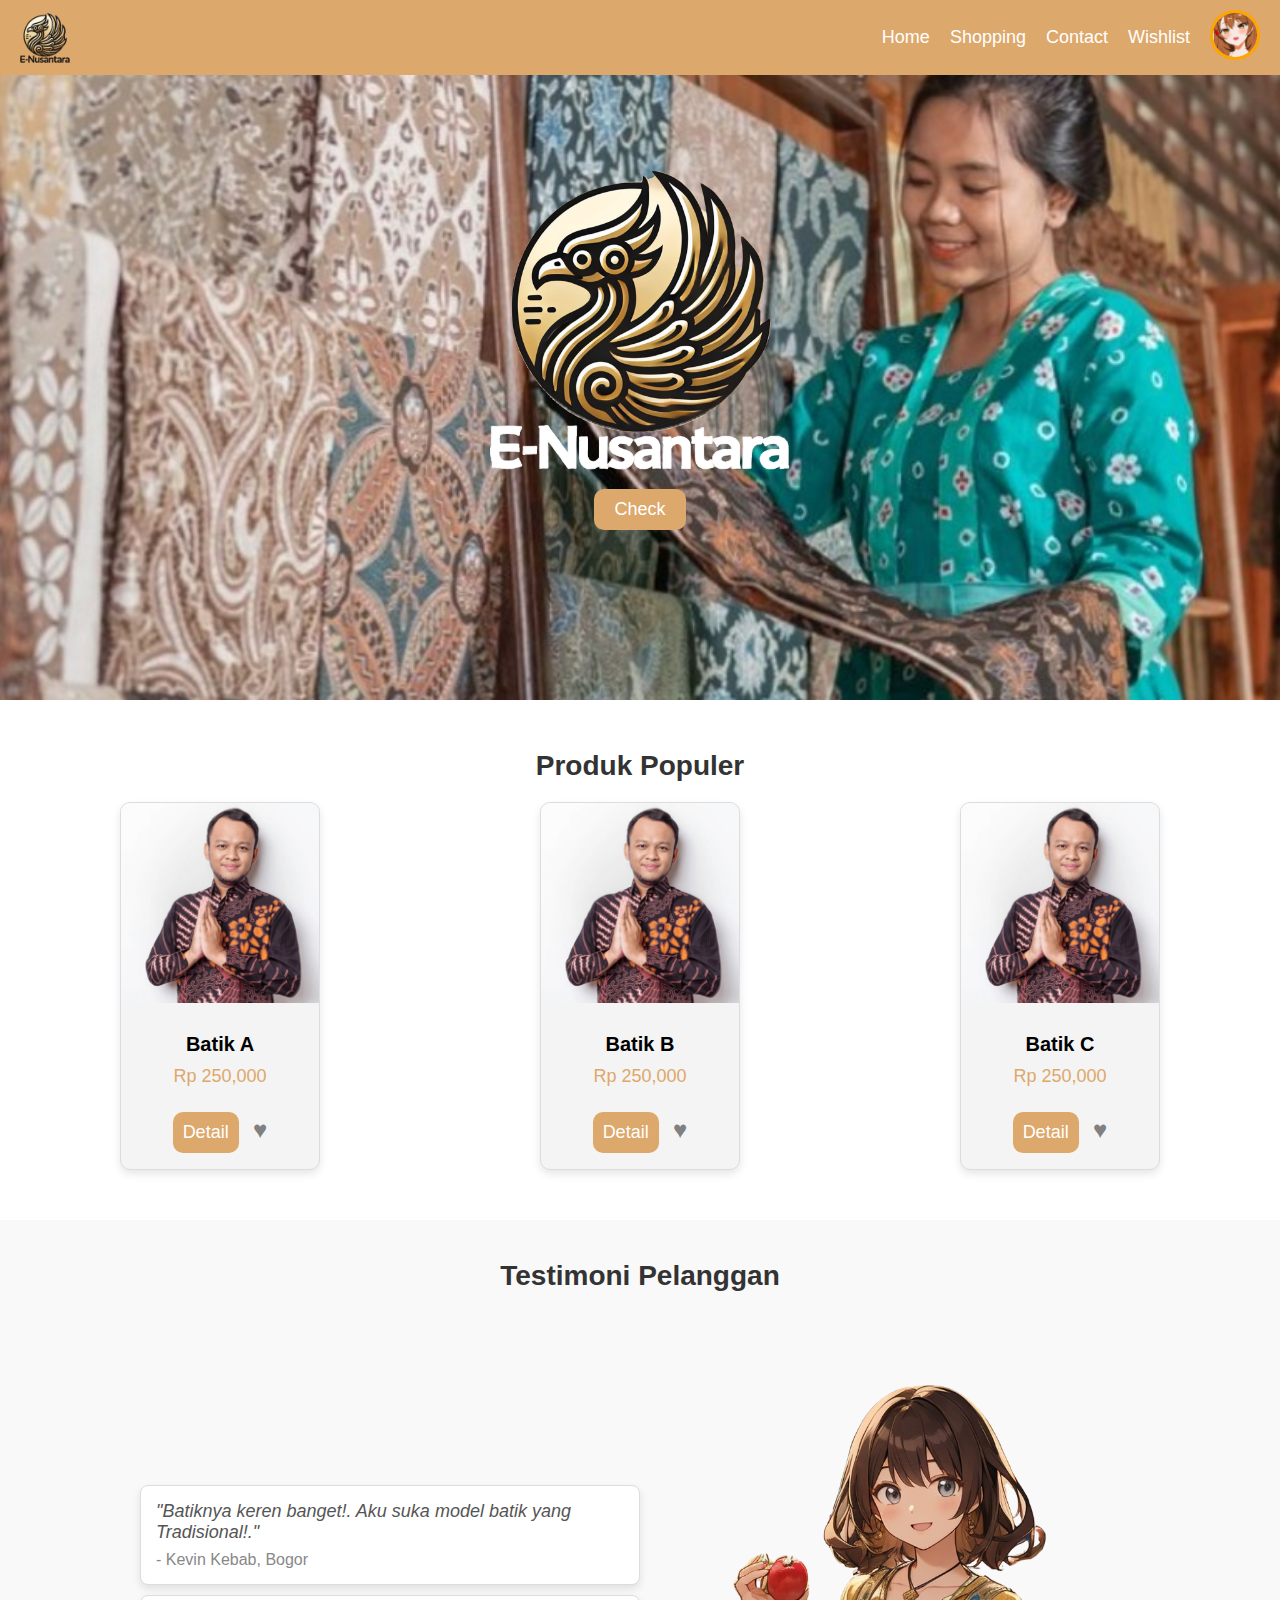
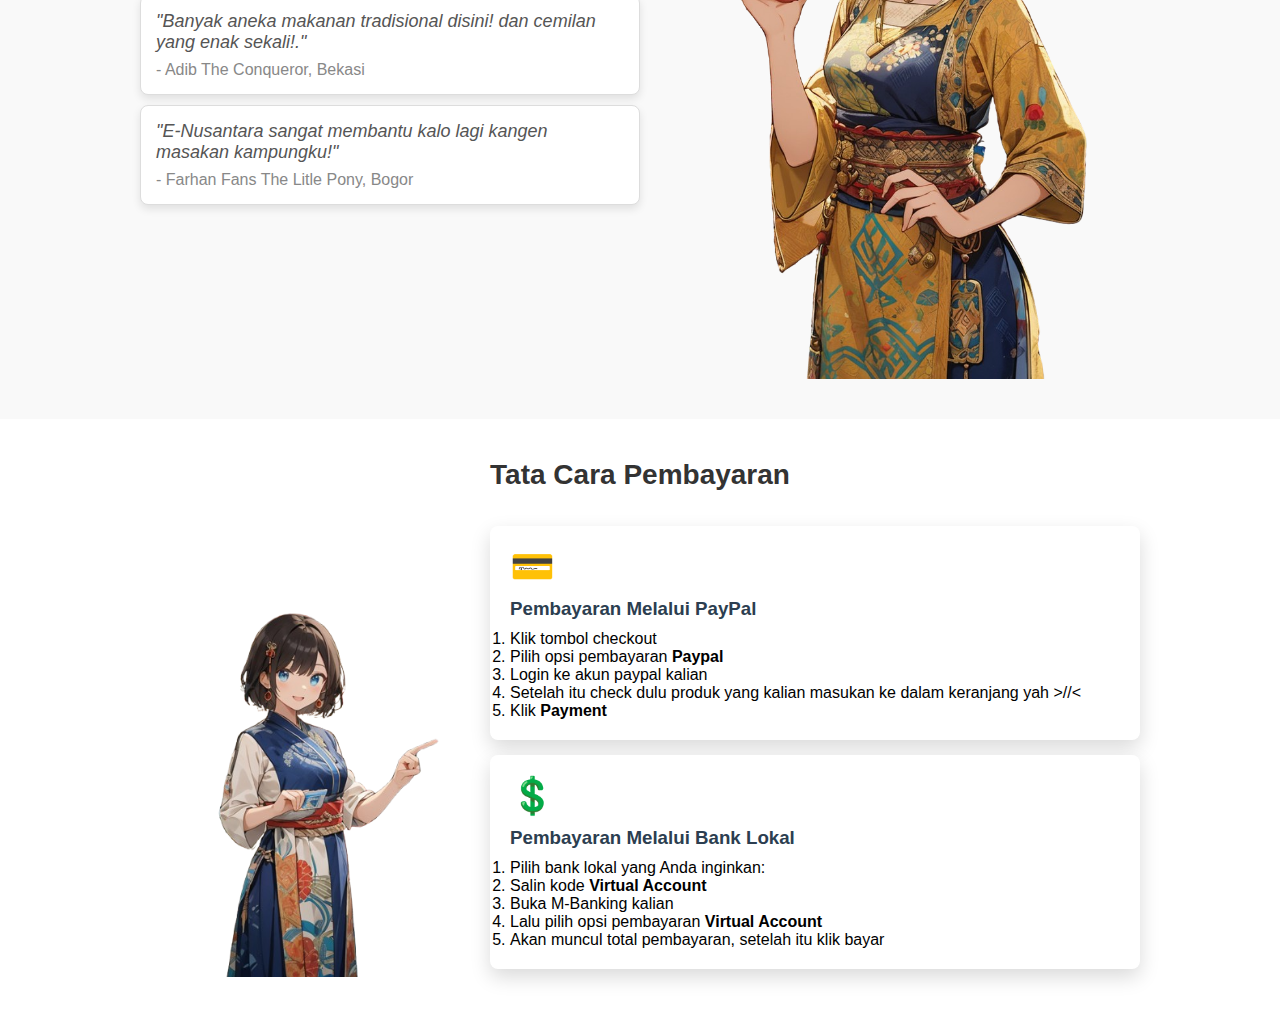
<file: Landing/index.html>
<!DOCTYPE html>
<html lang="en">
<head>
    <meta charset="UTF-8">
    <meta name="viewport" content="width=device-width, initial-scale=1.0">
    <title>E-Nusantara</title>
    <link rel="stylesheet" href="../style/landing.css">
    <script src="https://code.jquery.com/jquery-3.7.1.min.js"></script>
</head>
<body>
    <header>
        <div class="logo">
            <img src="../img/logo-nav.png" alt="E-Nusantara">
        </div>
        <nav id="nav-menu">
            <ul>
                <li><a href="./index.html">Home</a></li>
                <li><a href="../Shop/shop.html">Shopping</a></li>
                <li><a href="#">Contact</a></li>
                <li><a href="../Favorite/favorite.html">Wishlist</a></li>
                <li><a href="../Profile/profile.html"><img class="profile-img" src="../img/masha-profile.jpg" alt=""></a></li>
            </ul>
        </nav>
        <div class="burger" id="burger-menu">
            <span></span>
            <span></span>
            <span></span>
        </div>
    </header>

    <section class="hero">
        <div class="hero-content">
            <img src="../img/logo-hero.png" alt="E-Nusantara Logo" class="hero-logo">
            <br>
            <button>Check</button>
        </div>
    </section>

    <section class="popular-products">
        <h2>Produk Populer</h2>
        <div class="products">
            <div class="card">
                <img src="../img/product.png" alt="Batik">
                <div class="detail-product">
                    <h3>Batik A</h3>
                    <p>Rp 250,000</p>
                    <a href="../Product/1.html"><button class="button-card">Detail</button></a>
                    <span class="love-icon">&#9829;</span>
                </div>
            </div>
            <div class="card">
                <img src="../img/product.png" alt="Product">
                <div class="detail-product">
                    <h3>Batik B</h3>
                    <p>Rp 250,000</p>
                    <a href="../Product/1.html"><button class="button-card">Detail</button></a>
                    <span class="love-icon">&#9829;</span>
                </div>
            </div>
            <div class="card">
                <img src="../img/product.png" alt="Product">
                <div class="detail-product">
                    <h3>Batik C</h3>
                    <p>Rp 250,000</p>
                    <a href="../Product/1.html"><button class="button-card">Detail</button></a> 
                    <span class="love-icon">&#9829;</span>
                </div>
            </div>
        </div>
    </section>

    <section class="testimonials">
        <h2>Testimoni Pelanggan</h2>
        <div class="testimonial-container">
            <div class="testimonial-messages">
                <div class="testimonial-card">
                    <p class="testimonial-text">"Batiknya keren banget!. Aku suka model batik yang Tradisional!."</p>
                    <p class="testimonial-author">- Kevin Kebab, Bogor</p>
                </div>
                <div class="testimonial-card">
                    <p class="testimonial-text">"Banyak aneka makanan tradisional disini! dan cemilan yang enak sekali!."</p>
                    <p class="testimonial-author">- Adib The Conqueror, Bekasi</p>
                </div>
                <div class="testimonial-card">
                    <p class="testimonial-text">"E-Nusantara sangat membantu kalo lagi kangen masakan kampungku!"</p>
                    <p class="testimonial-author">- Farhan Fans The Litle Pony, Bogor</p>
                </div>
            </div>
            
            <div class="testimonial-mascot">
                <img src="../img/maskot.png" alt="Maskot E-Nusantara" class="mascot-image">
            </div>
        </div>
    </section>

    <section class="payment-guide">
        <h2>Tata Cara Pembayaran</h2>
        <div class="payment-container">
            
            <div class="payment-mascot">
                <img src="../img/maskot-payment.png" alt="Maskot E-Nusantara" class="mascot-image-payment">
            </div>
    
            <div class="payment-steps">
                <div class="step">
                    <div class="step-icon">&#128179;</div>
                    <h3>Pembayaran Melalui PayPal</h3>
                    <ol>
                        <li>Klik tombol checkout</li>
                        <li>Pilih opsi pembayaran <strong>Paypal</strong></li>
                        <li>Login ke akun paypal kalian</li>
                        <li>Setelah itu check dulu produk yang kalian masukan ke dalam keranjang yah >//< </li>
                        <li>Klik <strong>Payment</strong></li>
                    </ol>
                </div>
                
                <div class="step">
                    <div class="step-icon">&#128178;</div>
                    <h3>Pembayaran Melalui Bank Lokal</h3>
                    <ol>
                        <li>Pilih bank lokal yang Anda inginkan:</li>
                        <li>Salin kode <strong>Virtual Account</strong></li>
                        <li>Buka M-Banking kalian</li>
                        <li>Lalu pilih opsi pembayaran <strong>Virtual Account</strong></li>
                        <li>Akan muncul total pembayaran, setelah itu klik bayar</li>
                    </ol>
                </div>
            </div>
        </div>
    </section>
    
    <script src="../js/landing.js"></script>
</body>
</html>
</file>
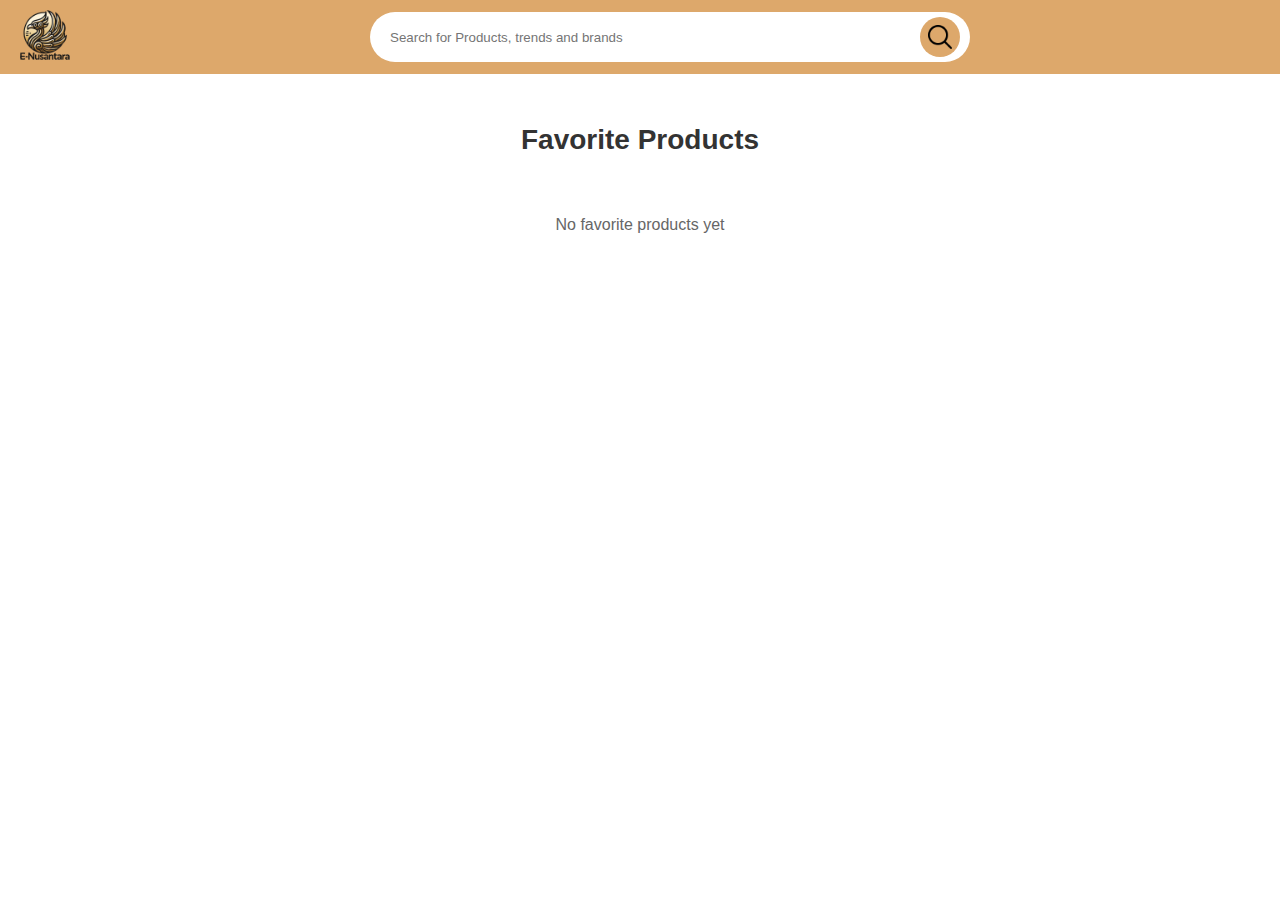
<file: Favorite/favorite.html>
<!DOCTYPE html>
<html lang="en">
<head>
    <meta charset="UTF-8">
    <meta name="viewport" content="width=device-width, initial-scale=1.0">
    <title>Favorite</title>
    <link rel="stylesheet" href="../style/favorite.css">
    <script src="https://code.jquery.com/jquery-3.7.1.min.js"></script>
</head>


<body>
    <header>
        <div class="logo">
            <a href="../Landing/index.html"><img src="../img/logo-nav.png" alt="E-Nusantara"></a>
        </div>

        <div class="search-favorite" search-box>
            <div class="search-bar" searc-bar>
                <input
                type="text"
                name="search"
                aria-label="search favorite"
                placeholder="Search for Products, trends and brands"
                autocomplete="off"
                class="search-field"
                search-field
              />
              <div class="search-icon-container">
                <img src="../img/search.png" width="24" height="24" alt="search" class="search-icon">
              </div>
        </div>
    </header>

    <main>
       <section class="wishList">
        <h2>Favorite Products</h2>
        <div class="products">

        </div>
       </section>
    </main>
    <script src="../js/favorite.js"></script>
</body>
</html>
</file>
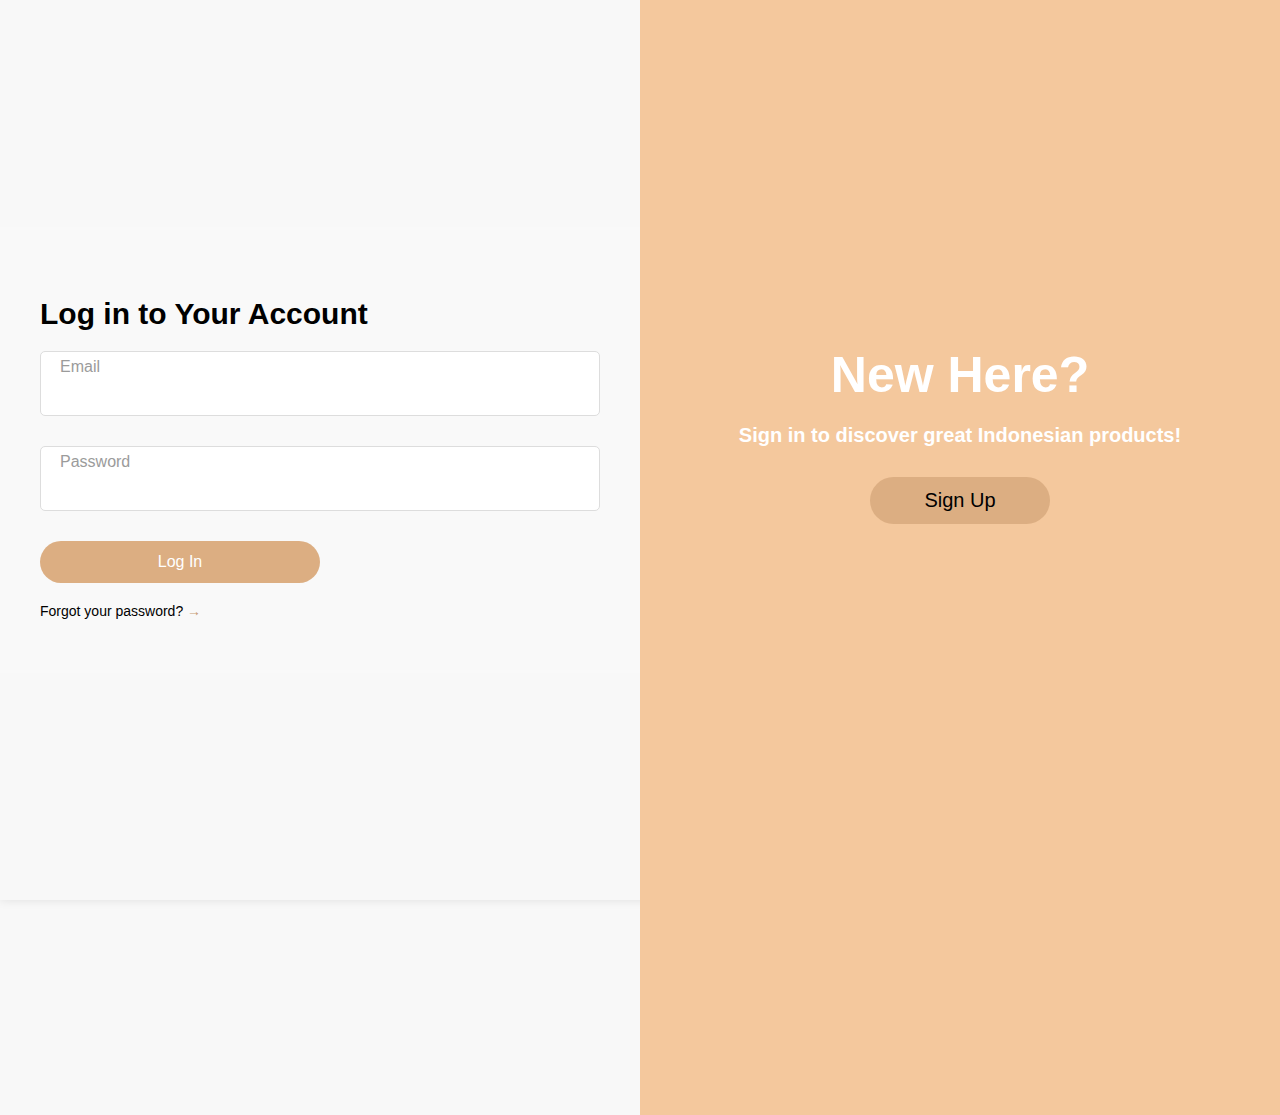
<file: Login/login.html>
<!DOCTYPE html>
<html lang="en">
<head>
    <meta charset="UTF-8">
    <meta name="viewport" content="width=device-width, initial-scale=1.0">
    <title>Document</title>
    <link rel="stylesheet" href="../style/login.css">
    <script src="https://code.jquery.com/jquery-3.7.1.min.js"></script>

</head>
<body>
    <div class="main-container">
        <div class="login-section">
            <h3>Log in to Your Account</h3>
            <div class="form-group">
                <label for="email">Email</label>
                <input type="text" id="email"required>
            </div>
            <div class="form-group">
                <label for="password">Password</label>
                <input type="password" id="password" required>
            </div>
            <button id = "btn-login" class="btn-login" type="submit">Log In</button>
            <p>Forgot your password? <a href="#">→</a></p>
            <!-- add forgot password page? -->
        </div>
        <div class="signup-section">
            <h3>New Here?</h3>
            <h4>Sign in to discover great Indonesian products!</h4>
            <button id = "btn-signup" class="btn-signup" type="submit">Sign Up</button>
        </div>
    </div>

    <script src="../js/login.js "></script>
</body>
</html>
</file>
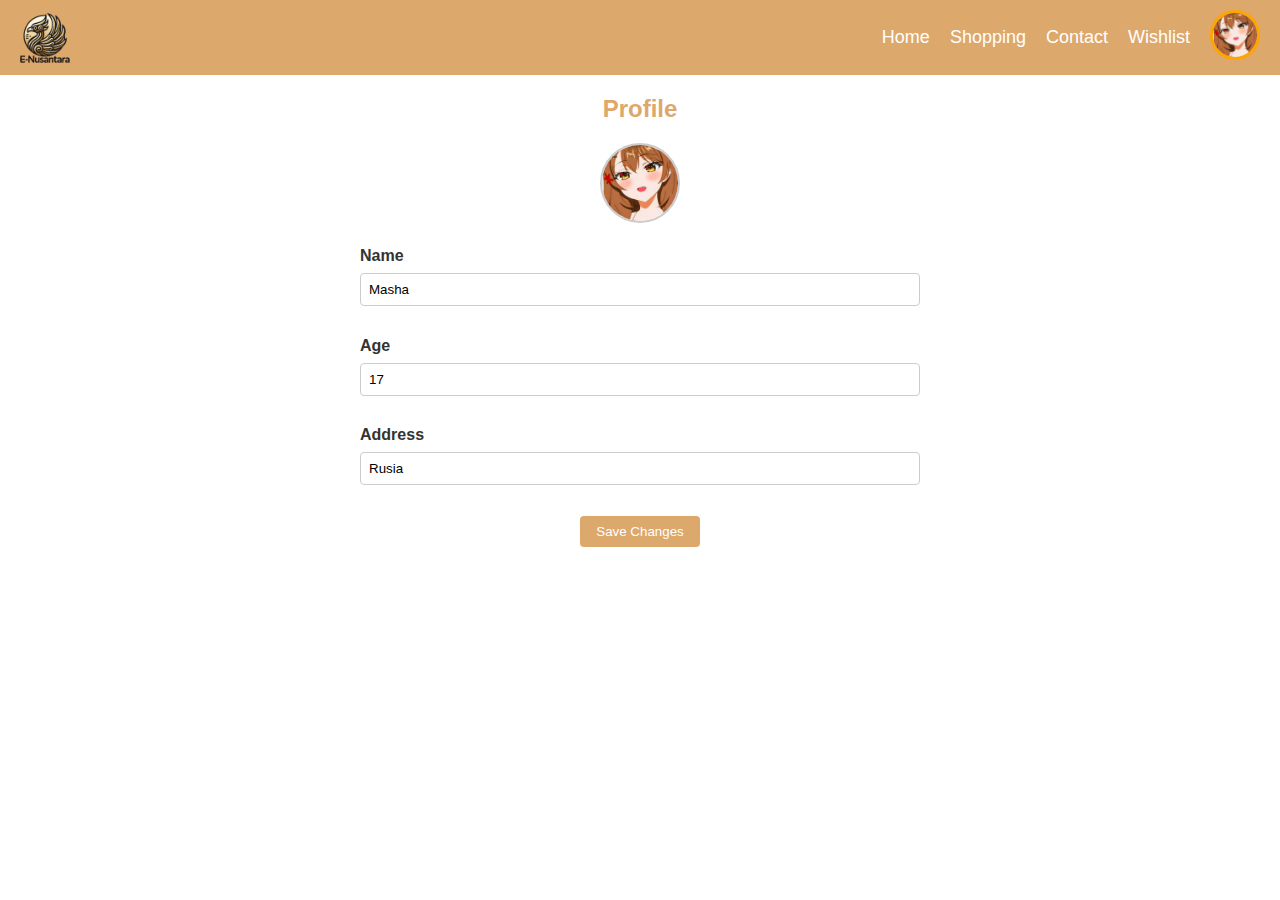
<file: Profile/edit.html>
<!DOCTYPE html>
<html lang="en">
<head>
    <meta charset="UTF-8">
    <meta name="viewport" content="width=device-width, initial-scale=1.0">
    <title>E-Nusantara</title>
    <link rel="stylesheet" href="../style/edit.css">
    <script src="https://code.jquery.com/jquery-3.7.1.min.js"></script>
</head>
<body>
    <header>
        <div class="logo">
            <img src="../img/logo-nav.png" alt="E-Nusantara">
        </div>
        <nav id="nav-menu">
            <ul>
                <li><a href="../Landing/index.html">Home</a></li>
                <li><a href="../Shop/shop.html">Shopping</a></li>
                <li><a href="#">Contact</a></li>
                <li><a href="../Favorite/favorite.html">Wishlist</a></li>
                <li><a href="./profile.html"><img class="profile-img" src="../img/masha-profile.jpg" alt="Profile"></a></li>
            </ul>
        </nav>
        <div class="burger" id="burger-menu">
            <span></span>
            <span></span>
            <span></span>
        </div>
    </header>

    <main class="profile-page">
        <h2>Profile</h2>
        <form id="profile-form">
            <div class="form-group">
                <div class="profile-pic-container">
                    <img id="profile-preview" src="../img/masha-profile.jpg" alt="Profile Picture" class="clickable-img">
                    <input type="file" id="profile-picture" accept="image/*">
                </div>
            </div>
            <div class="form-group">
                <label for="name">Name</label>
                <input type="text" id="name" value="Masha">
            </div>
            <div class="form-group">
                <label for="age">Age</label>
                <input type="number" id="age" value="17">
            </div>
            <div class="form-group">
                <label for="address">Address</label>
                <input type="text" id="address" value="Rusia">
            </div>
            <div class="btn-container">
                <button type="submit" class="save-btn">Save Changes</button>
            </div>
        </form>
    </main>

    <script src="../js/edit.js"></script>
</body>
</html>
</file>
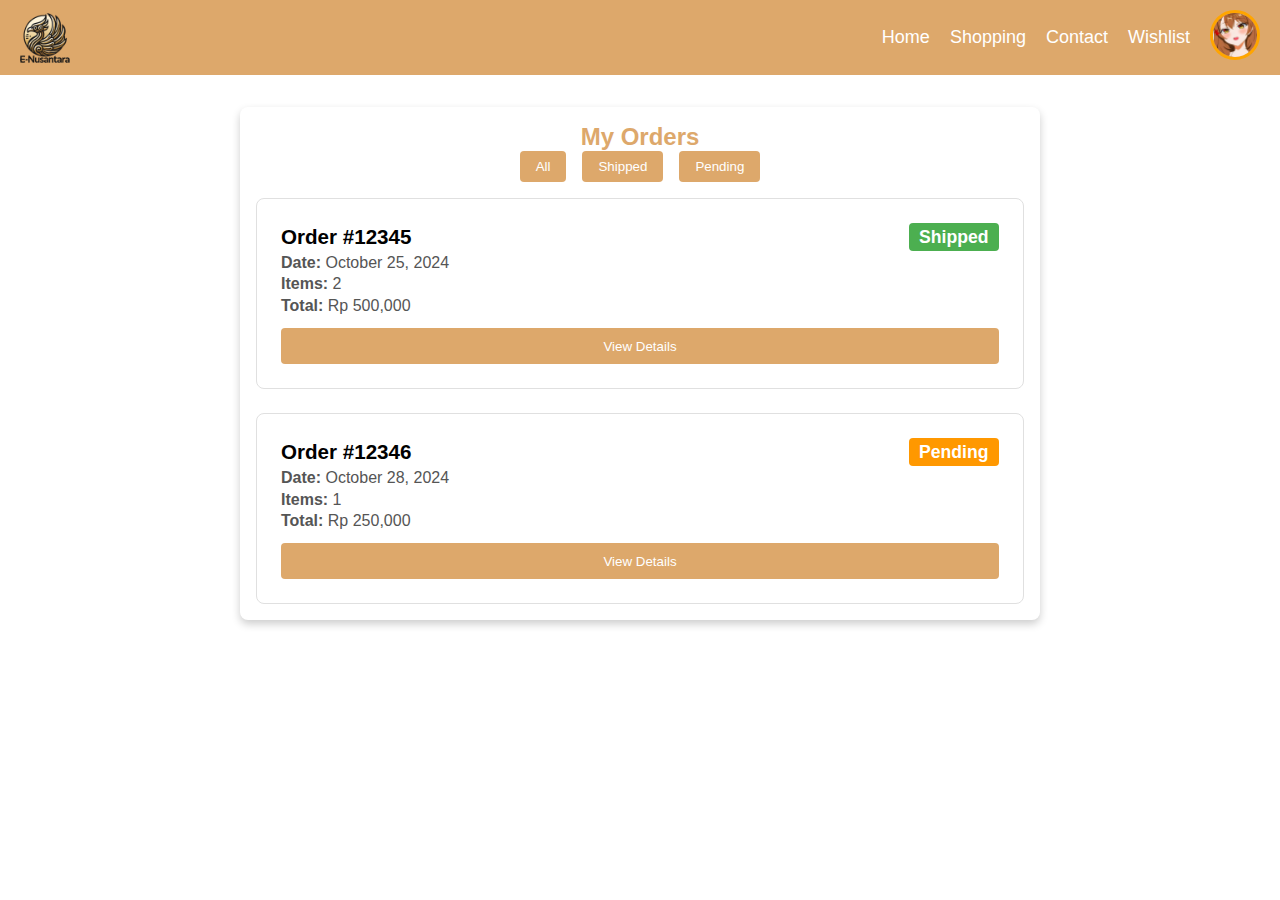
<file: Profile/order.html>
<!DOCTYPE html>
<html lang="en">
<head>
    <meta charset="UTF-8">
    <meta name="viewport" content="width=device-width, initial-scale=1.0">
    <title>E-Nusantara</title>
    <link rel="stylesheet" href="../style/order.css">
    <script src="https://code.jquery.com/jquery-3.7.1.min.js"></script>
</head>
<body>
    <header>
        <div class="logo">
            <img src="../img/logo-nav.png" alt="E-Nusantara">
        </div>
        <nav id="nav-menu">
            <ul>
                <li><a href="../Landing/index.html">Home</a></li>
                <li><a href="../Shop/shop.html">Shopping</a></li>
                <li><a href="#">Contact</a></li>
                <li><a href="../Favorite/favorite.html">Wishlist</a></li>
                <li><a href="../Profile/profile.html"><img class="profile-img" src="../img/masha-profile.jpg" alt=""></a></li>
            </ul>
        </nav>
        <div class="burger" id="burger-menu">
            <span></span>
            <span></span>
            <span></span>
        </div>
    </header>

    <main class="my-orders">
        <h2>My Orders</h2>
        <div class="filter-buttons">
            <button class="filter-btn" data-status="all">All</button>
            <button class="filter-btn" data-status="shipped">Shipped</button>
            <button class="filter-btn" data-status="pending">Pending</button>
        </div>
        <section class="order-list">
            <div class="order-card">
                <div class="order-header">
                    <h3>Order #12345</h3>
                    <span class="order-status shipped">Shipped</span>
                </div>
                <div class="order-details">
                    <p><strong>Date:</strong> October 25, 2024</p>
                    <p><strong>Items:</strong> 2</p>
                    <p><strong>Total:</strong> Rp 500,000</p>
                </div>
                <button class="button-card">View Details</button>
            </div>

            <div class="order-card">
                <div class="order-header">
                    <h3>Order #12346</h3>
                    <span class="order-status pending">Pending</span>
                </div>
                <div class="order-details">
                    <p><strong>Date:</strong> October 28, 2024</p>
                    <p><strong>Items:</strong> 1</p>
                    <p><strong>Total:</strong> Rp 250,000</p>
                </div>
                <button class="button-card">View Details</button>
            </div>
        </section>
    </main>

    <script src="../js/order.js"></script>
</body>
</html>
</file>
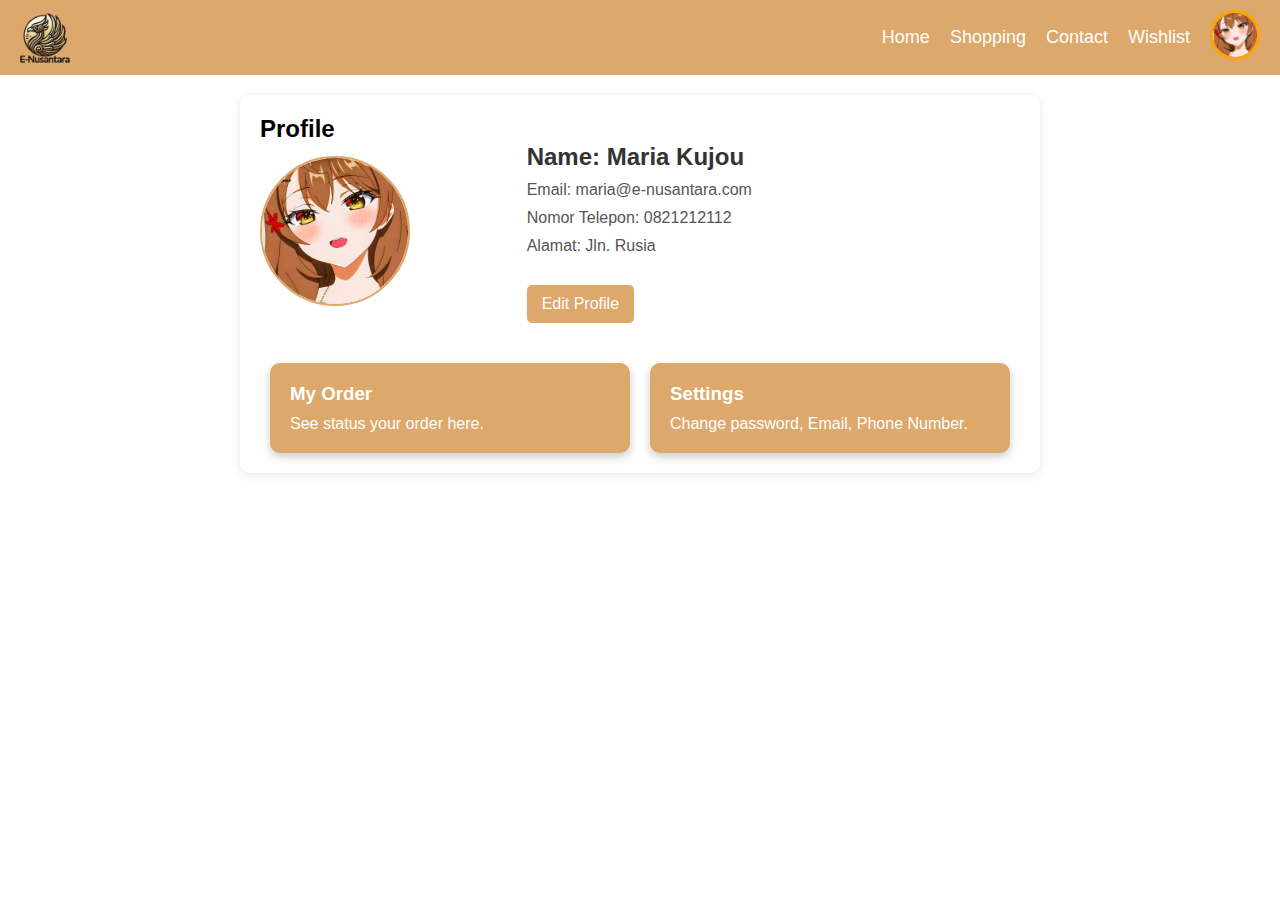
<file: Profile/profile.html>
<!DOCTYPE html>
<html lang="en">
<head>
    <meta charset="UTF-8">
    <meta name="viewport" content="width=device-width, initial-scale=1.0">
    <title>E-Nusantara</title>
    <link rel="stylesheet" href="../style/profile.css">
    <script src="https://code.jquery.com/jquery-3.7.1.min.js"></script>
</head>
<body>
    <header>
        <div class="logo">
            <img src="../img/logo-nav.png" alt="E-Nusantara">
        </div>
        <nav id="nav-menu">
            <ul>
                <li><a href="../Landing/index.html">Home</a></li>
                <li><a href="../Shop/shop.html">Shopping</a></li>
                <li><a href="#">Contact</a></li>
                <li><a href="../Favorite/favorite.html">Wishlist</a></li>
                <li><a href="../Profile/profile.html"><img class="profile-img" src="../img/masha-profile.jpg" alt=""></a></li>
            </ul>
        </nav>
        <div class="burger" id="burger-menu">
            <span></span>
            <span></span>
            <span></span>
        </div>
    </header>

    <section class="profile-section">
        <h2>Profile</h2>
        <div class="profile-container">
            <div class="profile-photo">
                <img src="../img/masha-profile.jpg" alt="Foto Profil" class="user-image">
            </div>
            <div class="profile-info">
                <h3>Name: <span id="user-name">Maria Kujou</span></h3>
                <p>Email: <span id="user-email">maria@e-nusantara.com</span></p>
                <p>Nomor Telepon: <span id="user-phone">0821212112</span></p>
                <p>Alamat: <span id="user-address">Jln. Rusia</span></p>
                <a href="edit.html"><button id="edit-profile">Edit Profile</button></a>
            </div>
        </div>
    
        <div class="card-container">
            <a href="order.html" class="card">
                <h3>My Order</h3>
                <p>See status your order here.</p>
            </a>
            <a href="setting.html" class="card">
                <h3>Settings</h3>
                <p>Change password, Email, Phone Number.</p>
            </a>
        </div>
    </section>
    
    
    <script src="../js/profile.js"></script>
</body>
</html>
</file>
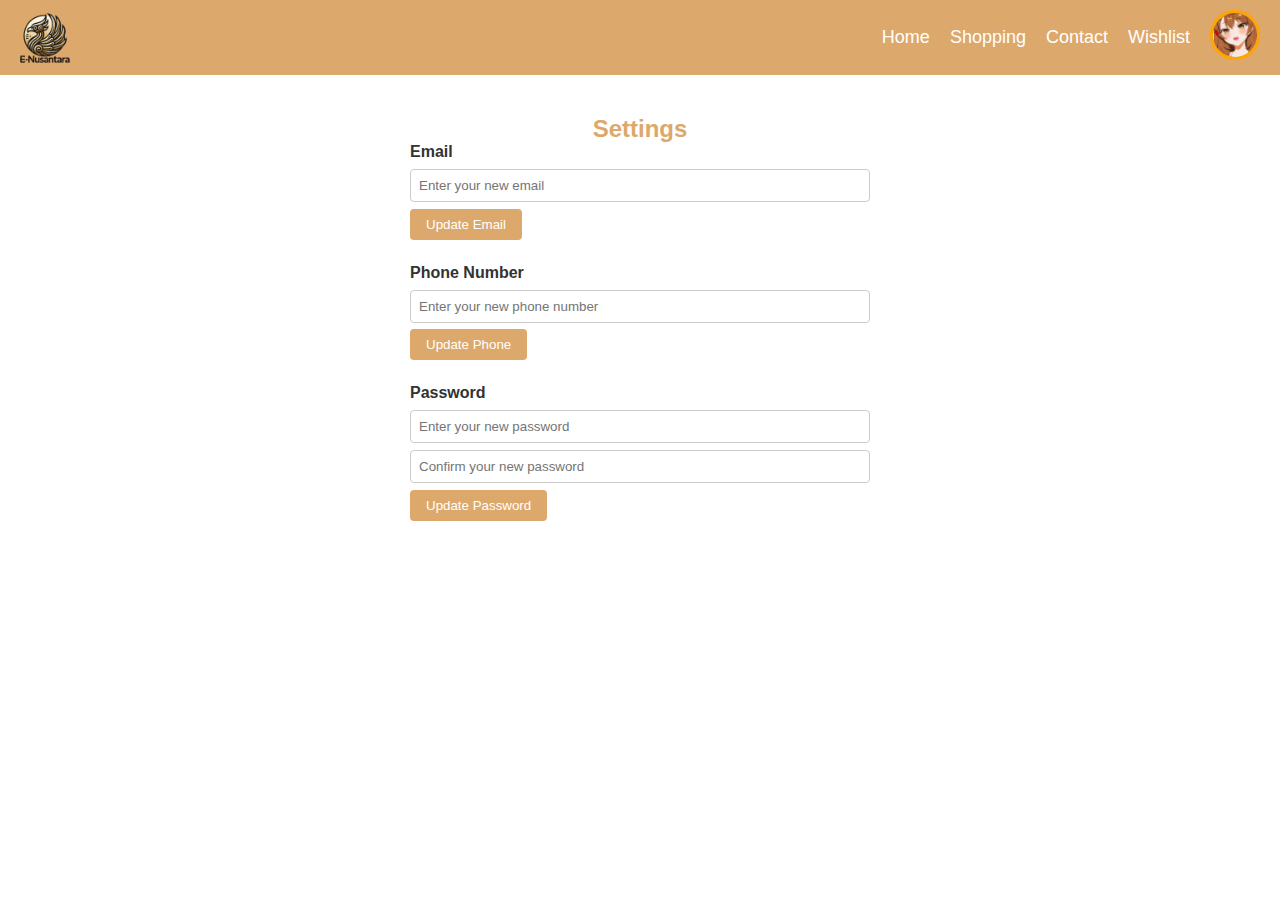
<file: Profile/setting.html>
<!DOCTYPE html>
<html lang="en">
<head>
    <meta charset="UTF-8">
    <meta name="viewport" content="width=device-width, initial-scale=1.0">
    <title>E-Nusantara</title>
    <link rel="stylesheet" href="../style/setting.css">
    <script src="https://code.jquery.com/jquery-3.7.1.min.js"></script>
</head>
<body>
    <header>
        <div class="logo">
            <img src="../img/logo-nav.png" alt="E-Nusantara">
        </div>
        <nav id="nav-menu">
            <ul>
                <li><a href="../Landing/index.html">Home</a></li>
                <li><a href="../Shop/shop.html">Shopping</a></li>
                <li><a href="#">Contact</a></li>
                <li><a href="../Favorite/favorite.html">Wishlist</a></li>
                <li><a href="../Profile/profile.html"><img class="profile-img" src="../img/masha-profile.jpg" alt=""></a></li>
            </ul>
        </nav>
        <div class="burger" id="burger-menu">
            <span></span>
            <span></span>
            <span></span>
        </div>
    </header>

    <main class="settings-page">
        <h2>Settings</h2>
        <form id="settings-form">
            <div class="form-group">
                <label for="email">Email</label>
                <input type="email" id="email" placeholder="Enter your new email">
                <button type="button" class="update-btn" onclick="updateField('email')">Update Email</button>
            </div>
            
            <div class="form-group">
                <label for="phone">Phone Number</label>
                <input type="tel" id="phone" placeholder="Enter your new phone number">
                <button type="button" class="update-btn" onclick="updateField('phone')">Update Phone</button>
            </div>
            
            <div class="form-group">
                <label for="password">Password</label>
                <input type="password" id="password" placeholder="Enter your new password">
                <input type="password" id="confirm-password" placeholder="Confirm your new password">
                <button type="button" class="update-btn" onclick="updatePassword()">Update Password</button>
            </div>
        </form>
        <div id="status-message"></div>
    </main>

    <script src="../js/setting.js"></script>
</body>
</html>
</file>
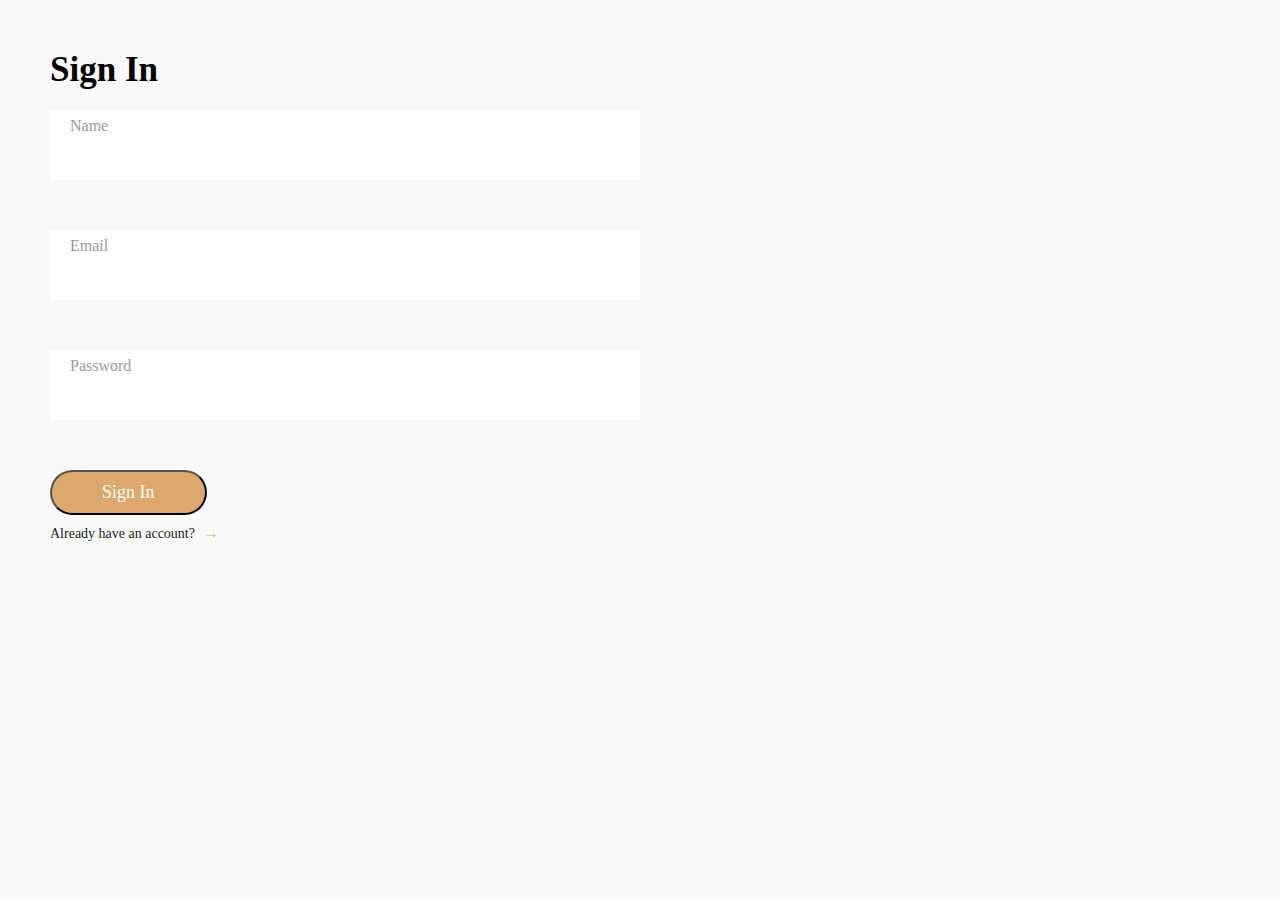
<file: Registration/regis.html>
<!DOCTYPE html>
<html lang="en">
<head>
    <meta charset="UTF-8">
    <meta name="viewport" content="width=device-width, initial-scale=1.0">
    <title>Document</title>
    <link rel="stylesheet" href="../style/regis.css">
    <script src="https://code.jquery.com/jquery-3.7.1.min.js"></script>
</head>
<body>
    <dev class = 'main'>
        <h1>Sign In</h1>
        <form>
            <div class = 'inputBox'>
                <input id="input-name"type="text" required>
                <label>Name</label>

            </div>
            <div class = 'inputBox'>
                <input id="input-email"type = 'text' required>
                <label>Email</label>

            </div>
            <div class = 'inputBox'>
                <input id="input-password"type = 'password' required>
                <label>Password</label>
            </div>
            <button type = 'button' id="btn-submit">Sign In</button>
            <p>Already have an account? <a href = '../Login/login.html'>→</a></p>
        </form>

    </dev>

    <script src="../js/regis.js"></script>
</body>
</html>
</file>
<file: style/landing.css>
* {
    margin: 0;
    padding: 0;
    box-sizing: border-box;
}

body {
    font-family: 'Arial', sans-serif;
}

header {
    display: flex;
    justify-content: space-between;
    align-items: center;
    background-color: #DDA86B;
    padding: 10px 20px;
    position: fixed;
    width: 100%;
    z-index: 99999999;
}

.logo {
    display: flex;
    align-items: center;
}

.logo img {
    width: 50px;
    height: 50px;
    margin-right: 10px;
}

nav ul {
    list-style: none;
    display: flex;
    align-items: center;
    gap: 20px;
}

nav ul li {
    display: inline;
}

nav ul li a {
    text-decoration: none;
    color: white;
    font-size: 18px;
}

nav li:hover {
    font-weight: bold;
}

.profile-img {
    width: 50px;
    height: 50px;
    border-radius: 50%;
    object-fit: fill;
    border: 3px solid orange;
}

.hero {
    display: flex;
    justify-content: center;
    align-items: center;
    width: 100%;
    height: 700px;
    background-image: url('../img/background-hero.jpg');
    background-size: cover;
    background-position: center;
    background-repeat: no-repeat;
}

.hero img {
    width: 100%;
    height: 100%;
    object-fit: cover;
}

.hero-content {
    text-align: center;
}

.hero-content img {
    width: 300px;
}

button {
    background-color: #DDA86B;
    color: white;
    border: none;
    padding: 10px 20px;
    font-size: 18px;
    cursor: pointer;
    border-radius: 10px;
    margin-top: 15px;
}

.button-card {
    background-color: #DDA86B;
    color: white;
    border: none;
    padding: 10px;
    font-size: 18px;
    cursor: pointer;
    border-radius: 10px;
    margin-top: 15px;
}

.popular-products {
    padding: 50px 20px;
    text-align: center;
}

.popular-products h2 {
    font-size: 28px;
    color: #333;
    margin-bottom: 20px;
}

.products {
    margin-top: 20px;
    display: flex;
    flex-wrap: wrap;
    justify-content: space-around;
    gap: 20px;
}

.card {
    background-color: #f4f4f4;
    border: 1px solid #ddd;
    border-radius: 10px;
    overflow: hidden;
    box-shadow: 0 4px 8px rgba(0, 0, 0, 0.1);
    transition: transform 0.3s ease-in-out;
    text-align: center;
    width: 200px;
}

.card:hover {
    transform: translateY(-10px);
}

.card img {
    width: 100%;
    height: 200px;
    object-fit: cover;
}

.card .detail-product {
    padding: 1rem;
}

.card h3 {
    font-size: 20px;
    margin: 10px 0;
}

.card p {
    color: #DDA86B;
    font-size: 18px;
    margin-bottom: 10px;
}

.love-icon {
    color: grey;
    font-size: 24px;
    cursor: pointer;
    margin-left: 10px;
}

.love-icon.active {
    color: red;
}

.burger {
    display: none;
    cursor: pointer;
    flex-direction: column;
    gap: 5px;
}

.burger span {
    width: 25px;
    height: 3px;
    background-color: white;
    transition: 0.3s;
}

/* .testimonials {
    background-color: #f9f9f9;
    padding: 40px 20px;
    text-align: center;
}

.testimonials h2 {
    font-size: 28px;
    color: #333;
    margin-bottom: 20px;
}

.testimonial-card {
    background-color: #ffffff;
    border: 1px solid #ddd;
    border-radius: 8px;
    padding: 20px;
    margin: 15px auto;
    max-width: 600px;
    box-shadow: 0 4px 8px rgba(0, 0, 0, 0.1);
}

.testimonial-text {
    font-size: 18px;
    color: #555;
    margin-bottom: 10px;
    font-style: italic;
}

.testimonial-author {
    font-size: 16px;
    color: #888;
} */

.testimonials {
    background-color: #f9f9f9;
    padding: 40px 20px;
    text-align: center;
}

.testimonials h2 {
    font-size: 28px;
    color: #333;
    margin-bottom: 20px;
}

.testimonial-container {
    display: flex;
    align-items: center;
    justify-content: space-between;
    max-width: 1000px;
    margin: 0 auto;
}

.mascot-image {
    max-width: 500px;
    height: auto;
}
.testimonial-messages {
    flex: 2;
    text-align: left;
}

.testimonial-card {
    background-color: #ffffff;
    border: 1px solid #ddd;
    border-radius: 8px;
    padding: 15px;
    margin: 10px 0;
    box-shadow: 0 4px 8px rgba(0, 0, 0, 0.1);
}

.testimonial-text {
    font-size: 18px;
    color: #555;
    margin-bottom: 8px;
    font-style: italic;
}

.testimonial-author {
    font-size: 16px;
    color: #888;
}

.testimonial-mascot {
    flex: 1;
    display: flex;
    align-items: center;
    justify-content: center;
}

.payment-guide {
    background-color: white;
    padding: 40px 20px;
    text-align: center;
}

.payment-guide h2 {
    font-size: 28px;
    color: #333;
    margin-bottom: 20px;
}

.payment-container {
    display: flex;
    align-items: flex-start;
    justify-content: space-between;
    max-width: 1000px;
    margin: 0 auto;
}

.payment-mascot {
    flex: 1;
    display: flex;
    align-items: center;
    justify-content: center;
}

.mascot-image-payment {
    max-width: 350px;
    height: auto;
}

.payment-steps {
    flex: 2;
    text-align: left;
}

.step {
    background-color: #ffffff;
    border-radius: 8px;
    padding: 20px;
    margin: 15px 0;
    box-shadow: 0 8px 20px rgba(0, 0, 0, 0.15);
    transition: transform 0.3s, box-shadow 0.3s;
}

.step:hover {
    transform: translateY(-5px);
    box-shadow: 0 12px 30px rgba(0, 0, 0, 0.2); 
}

.step-icon {
    font-size: 36px;
    color: #3498db;
    margin-bottom: 10px;
}

.step h3 {
    margin-bottom: 10px;
    color: #2c3e50;
}

.step ul {
    padding-left: 20px;
    list-style-type: disc;
}

@media (max-width: 768px) {
    nav ul {
        display: flex;
        flex-direction: column;
        position: absolute;
        top: 60px;
        right: 20px;
        background-color: #DDA86B;
        width: 200px;
        padding: 0 30px;
        border-radius: 10px;
        overflow: hidden;
        max-height: 0;
        box-sizing: border-box;
        transition: max-height 0.5s ease-in-out;
    }
    
    nav ul.show {
        max-height: 300px;
        padding: 30px;
    }

    .burger {
        display: flex;
    }

    .testimonial-container {
        flex-direction: column;
    }
    
    /* .testimonial-mascot {
        margin-top: 20px;
    } */

    /* .mascot-image {
        max-width: 300px;
        height: auto;
    } */

    .payment-container {
        flex-direction: column; 
        align-items: center; 
    }
    
    /* .payment-mascot {
        margin-bottom: 20px;
    } */

    .mascot-image {
        display: none;
    }

    .mascot-image-payment {
        display: none;
    }
}
</file>
<file: style/favorite.css>
/* ROOT */
* {
    margin: 0;
    padding: 0;
    box-sizing: border-box;
}

body {
    font-family: 'Arial', sans-serif;
}

/* Navbar and Search */
header {
    display: flex;
    justify-content: center;
    align-items: center;
    background-color: #DDA86B;
    padding: 10px 20px;
}

.logo {
    display: flex;
    align-items: center;
}

.logo img {
    width: 50px;
    height: 50px;
    margin-right: 10px;
}

.search-favorite {
    flex-grow: 1;
}

.search-bar {
    display: flex;
    justify-content: center;
    background-color: white;
    border-radius: 25px;
    padding: 5px 10px;
    max-width: 600px;
    margin: auto;
    /* transition: transform 0.2s */
}

.search-field {
    border: none;
    outline: none;
    flex-grow: 1;
    padding: 5px 10px;
}

.search-icon-container {
    display: flex;
    justify-content: center;
    align-items: center;
    width: 40px; 
    height: 40px; 
    background-color: #DDA86B; 
    border-radius: 50%; 
}

.search-icon {
    cursor: pointer;
}

/* .search-bar:focus {
    background-color: aliceblue;
   transform: scale(1.05);
} */


/* MAIN FAVORITE */
/* styles.css */
.love-icon {
    cursor: pointer;
    transition: color 0.3s ease;
    font-size: 20px;
}

.love-icon.active {
    color: red;
}

.card {
    transition: all 0.3s ease;
}

.remove-favorite {
    background-color: #ff4444;
    color: white;
    border: none;
    padding: 8px 16px;
    border-radius: 4px;
    cursor: pointer;
    transition: background-color 0.3s ease;
}

.remove-favorite:hover {
    background-color: #cc0000;
}

.empty-favorites {
    text-align: center;
    padding: 40px;
}

.empty-favorites p {
    color: #666;
    font-size: 16px;
}

.card {
    background-color: #f4f4f4;
    border: 1px solid #ddd;
    border-radius: 10px;
    overflow: hidden;
    box-shadow: 0 4px 8px rgba(0, 0, 0, 0.1);
    transition: transform 0.3s ease-in-out;
    text-align: center;
    width: 200px;
}

.card:hover {
    transform: translateY(-10px);
}

.card img {
    width: 100%;
    height: 200px;
    object-fit: cover;
}

.card .detail-product {
    padding: 1rem;
}

.card h3 {
    font-size: 20px;
    margin: 10px 0;
}

.card p {
    color: #DDA86B;
    font-size: 18px;
    margin-bottom: 10px;
}

.wishList {
    padding: 50px 20px;
    text-align: center;
}

.wishList h2 {
    font-size: 28px;
    color: #333;
    margin-bottom: 20px;
}

.products {
    margin-top: 20px;
    display: flex;
    flex-wrap: wrap;
    justify-content: space-around;
    gap: 20px;
}
</file>
<file: style/login.css>
body {
    font-family: 'Arial', sans-serif;
    background-color: #f8f8f8;
    margin: 0;
    padding: 0;
}

.main-container {
    display: flex;
    height: 100vh; 
    justify-content: center;
    align-items: center;
    box-shadow: 0px 0px 10px rgba(0, 0, 0, 0.1);
}

.login-section, .signup-section {
    padding: 40px;
    width: 50%;
}


.login-section {
    background-color: #f9f9f9;
    display: flex;
    flex-direction: column;
    align-items: flex-start;
    justify-content: center;
}

.login-section h3 {
    font-size: 30px;
    margin-bottom: 20px;
    font-weight: bold;
}

.form-group {
    position: relative;
    margin-bottom: 30px; 
    width: 100%;
}

.form-group label {
    display: block;
    position: absolute;
    top: 10%;
    margin-left: 20px;
    font-size: 16px;
    color: #9B9B9B;
    font-weight: 545;
    font-size: 16px;
    margin-bottom: 8px;
}

.form-group input {
    width: 100%;
    padding: 15px; 
    padding-top: 30px;
    border: 1px solid #ddd;
    border-radius: 5px;
    font-size: 16px;
    box-sizing: border-box;
}

.form-group input[type="text"] {
    background-color: #fff;
}

.form-group input[type="password"] {
    background-color: #fff;
}



.btn-login {
    background-color: #dcae82;
    color: white;
    font-size: 16px;
    padding: 12px 20px;
    border: none;
    border-radius: 25px;
    cursor: pointer;
    width: 50%; 
    margin-bottom: 10px;
}

.btn-login:hover {
    background-color: #c89b74;
}

.login-section p {
    font-size: 14px;
    margin-top: 10px;
}

.login-section p a {
    text-decoration: none;
    color: #c89b74;
    font-weight: bold;
}


.signup-section {
    background-color: #f4c89d;
    color: #fff;
    display: flex;
    flex-direction: column;
    align-items: center;
    justify-content: center;
    height: 130vh;
    padding-bottom: 120px;
}

.signup-section h3 {
    font-size: 50px; 
    font-weight: bold;
    margin-bottom: 10px; 
}

.signup-section h4 {
    font-size: 20px;
    margin-top: 10px;
    margin-bottom: 30px;
    text-align: center;
}

.btn-signup {
    background-color: #dcae82;
    color: black;
    font-size: 20px;
    padding: 12px 20px;
    border: none;
    border-radius: 25px;
    cursor: pointer;
    width: 180px;
}

.btn-signup:hover {
    background-color: #c89b74;
}


/*600 is also a common breakpoint, theres another but i cba*/
@media (max-width: 600px) {
    .main-container {
        flex-direction: column;
        align-items: center;
    }

    .login-section, .signup-section {
        width: 90%; 
        padding: 20px;
    }

    .signup-section h3 {
        font-size: 30px;
    }

    .signup-section h4 {
        font-size: 16px;
    }

    .btn-login, .btn-signup {
       width: 50%; 
       margin: 0 auto; 
    }
}

/* minimal screen is 320 width, height idk */
@media (max-width: 320px) {
    .login-section h3 {
        font-size: 24px; 
    }

    .signup-section h3 {
        font-size: 24px;
    }

    .signup-section h4 {
        font-size: 14px;
    }
}
</file>
<file: style/edit.css>
* {
    margin: 0;
    padding: 0;
    box-sizing: border-box;
}

body {
    font-family: 'Arial', sans-serif;
}

header {
    display: flex;
    justify-content: space-between;
    align-items: center;
    background-color: #DDA86B;
    padding: 10px 20px;
    width: 100%;
    z-index: 99999999;
}

.logo {
    display: flex;
    align-items: center;
}

.logo img {
    width: 50px;
    height: 50px;
    margin-right: 10px;
}

nav ul {
    list-style: none;
    display: flex;
    align-items: center;
    gap: 20px;
}

nav ul li {
    display: inline;
}

nav ul li a {
    text-decoration: none;
    color: white;
    font-size: 18px;
}

nav li:hover {
    font-weight: bold;
}

.burger {
    display: none;
    cursor: pointer;
    flex-direction: column;
    gap: 5px;
}

.burger span {
    width: 25px;
    height: 3px;
    background-color: white;
    transition: 0.3s;
}

.profile-img {
    width: 50px;
    height: 50px;
    border-radius: 50%;
    object-fit: fill;
    border: 3px solid orange;
}

.profile-page {
    padding: 20px;
    max-width: 600px;
    margin: 0 auto;
}

.profile-page h2 {
    text-align: center;
    color: #DDA86B;
    margin-bottom: 20px;
}

.form-group {
    margin-bottom: 1.5em;
}

.form-group label {
    font-weight: bold;
    display: block;
    margin-bottom: 0.5em;
    color: #333;
}

.form-group input {
    width: 100%;
    padding: 0.6em;
    border: 1px solid #ccc;
    border-radius: 4px;
    margin-bottom: 0.5em;
}

.profile-pic-container {
    display: flex;
    align-items: center;
    justify-content: center;
    gap: 10px;
}

#profile-preview {
    width: 80px;
    height: 80px;
    border-radius: 50%;
    object-fit: cover;
    border: 2px solid #ccc;
}

#profile-picture {
    display: none;
}

.btn-container {
    text-align: center;
}

.save-btn {
    padding: 0.6em 1.2em;
    background-color: #DDA86B;
    color: #fff;
    border: none;
    border-radius: 4px;
    cursor: pointer;
    transition: background-color 0.3s;
}

.save-btn:hover {
    background-color: orange;
}

.clickable-img {
    cursor: pointer;
}

@media (max-width: 768px) {
    nav ul {
        display: flex;
        flex-direction: column;
        position: absolute;
        top: 60px;
        right: 20px;
        background-color: #DDA86B;
        width: 200px;
        padding: 0 30px;
        border-radius: 10px;
        overflow: hidden;
        max-height: 0;
        box-sizing: border-box;
        transition: max-height 0.5s ease-in-out;
    }
    
    nav ul.show {
        max-height: 300px;
        padding: 30px;
        z-index: 9999;
    }

    .burger {
        display: flex;
    }
}
</file>
<file: style/order.css>
* {
    margin: 0;
    padding: 0;
    box-sizing: border-box;
}

body {
    font-family: 'Arial', sans-serif;
}

header {
    display: flex;
    justify-content: space-between;
    align-items: center;
    background-color: #DDA86B;
    padding: 10px 20px;
    width: 100%;
    z-index: 99999999;
}

.logo {
    display: flex;
    align-items: center;
}

.logo img {
    width: 50px;
    height: 50px;
    margin-right: 10px;
}

nav ul {
    list-style: none;
    display: flex;
    align-items: center;
    gap: 20px;
}

nav ul li {
    display: inline;
}

nav ul li a {
    text-decoration: none;
    color: white;
    font-size: 18px;
}

nav li:hover {
    font-weight: bold;
}

.burger {
    display: none;
    cursor: pointer;
    flex-direction: column;
    gap: 5px;
}

.burger span {
    width: 25px;
    height: 3px;
    background-color: white;
    transition: 0.3s;
}

.profile-img {
    width: 50px;
    height: 50px;
    border-radius: 50%;
    object-fit: fill;
    border: 3px solid orange;
}

.my-orders {
    max-width: 800px;
    margin: 2em auto;
    padding: 1em;
    background-color: #fff;
    border-radius: 8px;
    box-shadow: 0 4px 8px rgba(0, 0, 0, 0.2);
}

h2 {
    text-align: center;
    color: #DDA86B;
}

.filter-buttons {
    display: flex;
    justify-content: center;
    gap: 1em;
    margin-bottom: 1em;
}

.filter-btn {
    padding: 0.6em 1.2em;
    background-color: #DDA86B;
    color: #fff;
    border: none;
    border-radius: 4px;
    cursor: pointer;
    transition: background-color 0.3s;
}

.filter-btn:hover {
    background-color: #DDA86B;
}

.filter-btn:focus {
    outline: 2px solid #DDA86B;
}

.order-list {
    display: flex;
    flex-direction: column;
    gap: 1.5em;
}

.order-card {
    padding: 1.5em;
    border: 1px solid #e0e0e0;
    border-radius: 8px;
    background-color: #fff;
    transition: transform 0.3s, box-shadow 0.3s;
}

.order-header {
    display: flex;
    justify-content: space-between;
    align-items: center;
    font-size: 1.1em;
}

.order-status {
    padding: 0.2em 0.6em;
    border-radius: 4px;
    font-weight: bold;
}

.shipped {
    background-color: #4caf50;
    color: #fff;
}

.pending {
    background-color: #ff9800;
    color: #fff;
}

.order-details p {
    margin: 0.2em 0;
    color: #555;
}

.button-card {
    display: block;
    width: 100%;
    padding: 0.8em;
    margin-top: 1em;
    background-color: #DDA86B;
    color: #fff;
    border: none;
    border-radius: 4px;
    cursor: pointer;
    transition: background-color 0.3s;
}

.button-card:hover {
    background-color: #DDA86B;
}

footer {
    text-align: center;
    padding: 1em;
    background-color: #DDA86B;
    color: #fff;
    position: fixed;
    width: 100%;
    bottom: 0;
}

@media (max-width: 768px) {
    nav ul {
        display: flex;
        flex-direction: column;
        position: absolute;
        top: 60px;
        right: 20px;
        background-color: #DDA86B;
        width: 200px;
        padding: 0 30px;
        border-radius: 10px;
        overflow: hidden;
        max-height: 0;
        box-sizing: border-box;
        transition: max-height 0.5s ease-in-out;
    }
    
    nav ul.show {
        max-height: 300px;
        padding: 30px;
        z-index: 9999;
    }

    .burger {
        display: flex;
    }
}
</file>
<file: style/profile.css>
* {
    margin: 0;
    padding: 0;
    box-sizing: border-box;
}

body {
    font-family: 'Arial', sans-serif;
}

header {
    display: flex;
    justify-content: space-between;
    align-items: center;
    background-color: #DDA86B;
    padding: 10px 20px;
}

.logo {
    display: flex;
    align-items: center;
}

.logo img {
    width: 50px;
    height: 50px;
    margin-right: 10px;
}

nav ul {
    list-style: none;
    display: flex;
    align-items: center;
    gap: 20px;
}

nav ul li {
    display: inline;
}

nav ul li a {
    text-decoration: none;
    color: white;
    font-size: 18px;
}

.profile-img {
    width: 50px;
    height: 50px;
    border-radius: 50%;
    object-fit: fill;
    border: 3px solid orange;
}


.burger {
    display: none;
    cursor: pointer;
    flex-direction: column;
    gap: 5px;
}

.burger span {
    width: 25px;
    height: 3px;
    background-color: white;
    transition: 0.3s;
}

.profile-section {
    padding: 20px;
    max-width: 800px; 
    margin: 20px auto; 
    background: white;
    border-radius: 10px;
    box-shadow: 0 2px 10px rgba(0, 0, 0, 0.1);
}

.profile-container {
    display: flex;
    align-items: center;
}

.profile-photo {
    flex: 1;
}

.profile-photo .user-image {
    width: 150px; 
    height: 150px; 
    border-radius: 50%; 
    object-fit: cover; 
    border: 2px solid #DDA86B;
}

.profile-info {
    flex: 2;
    padding-left: 20px;
}

.profile-info h3 {
    margin: 0;
    font-size: 1.5em;
    color: #333;
}

.profile-info p {
    margin: 10px 0;
    font-size: 1em;
    color: #555;
}

#edit-profile {
    background-color: #DDA86B; 
    color: white;
    border: none;
    padding: 10px 15px;
    border-radius: 5px;
    cursor: pointer;
    transition: background-color 0.3s;
    margin-top: 20px;
    font-size: 1em;
}

#edit-profile:hover {
    background-color: #DDA86B;
}

.card-container {
    display: flex;
    justify-content: space-between;
    margin-top: 40px;
    flex-wrap: wrap;
}

.card {
    flex: 1;
    margin: 0 10px;
    padding: 20px;
    background: #DDA86B;
    color: white;
    text-decoration: none;
    border-radius: 10px;
    box-shadow: 0 4px 10px rgba(0, 0, 0, 0.2);
    transition: transform 0.3s;
}

.card:hover {
    transform: translateY(-5px);
}

.card h3 {
    margin-top: 0;
}

.card p {
    margin: 10px 0 0;
}


@media (max-width: 768px) {
    nav ul {
        display: flex;
        flex-direction: column;
        position: absolute;
        top: 60px;
        right: 20px;
        background-color: #DDA86B;
        width: 200px;
        padding: 0 30px;
        border-radius: 10px;
        overflow: hidden;
        max-height: 0;
        box-sizing: border-box;
        transition: max-height 0.5s ease-in-out;
    }
    
    nav ul.show {
        max-height: 300px;
        padding: 30px;
    }

    .burger {
        display: flex;
    }

    .profile-container {
        flex-direction: column;
        align-items: center;
    }

    .profile-photo {
        margin-bottom: 20px;
    }
}
</file>
<file: style/setting.css>
* {
    margin: 0;
    padding: 0;
    box-sizing: border-box;
}

body {
    font-family: 'Arial', sans-serif;
}

header {
    display: flex;
    justify-content: space-between;
    align-items: center;
    background-color: #DDA86B;
    padding: 10px 20px;
    width: 100%;
    z-index: 99999999;
}

.logo {
    display: flex;
    align-items: center;
}

.logo img {
    width: 50px;
    height: 50px;
    margin-right: 10px;
}

nav ul {
    list-style: none;
    display: flex;
    align-items: center;
    gap: 20px;
}

nav ul li {
    display: inline;
}

nav ul li a {
    text-decoration: none;
    color: white;
    font-size: 18px;
}

nav li:hover {
    font-weight: bold;
}

.burger {
    display: none;
    cursor: pointer;
    flex-direction: column;
    gap: 5px;
}

.burger span {
    width: 25px;
    height: 3px;
    background-color: white;
    transition: 0.3s;
}

.profile-img {
    width: 50px;
    height: 50px;
    border-radius: 50%;
    object-fit: fill;
    border: 3px solid orange;
}


.settings-page {
    padding: 20px;
    max-width: 500px;
    margin: 20px auto;
}

h2 {
    text-align: center;
    color: #DDA86B;
}

.form-group {
    margin-bottom: 1.5em;
}

.form-group label {
    font-weight: bold;
    display: block;
    margin-bottom: 0.5em;
    color: #333;
}

.form-group input {
    width: 100%;
    padding: 0.6em;
    border: 1px solid #ccc;
    border-radius: 4px;
    margin-bottom: 0.5em;
}

.update-btn {
    padding: 0.6em 1.2em;
    background-color: #DDA86B;
    color: #fff;
    border: none;
    border-radius: 4px;
    cursor: pointer;
    transition: background-color 0.3s;
}

.update-btn:hover {
    background-color: orange;
}

#status-message {
    text-align: center;
    margin-top: 1em;
    color: #555;
}

@media (max-width: 768px) {
    nav ul {
        display: none;
        flex-direction: column;
        position: absolute;
        top: 60px;
        right: 20px;
        background-color: #DDA86B;
        width: 200px;
        padding: 20px;
        border-radius: 10px;
    }
    
    nav ul.show {
        display: flex;
    }

    .burger {
        display: flex;
    }
}
</file>
<file: style/regis.css>
* {
    margin: 0;
    padding: 0;
    box-sizing: border-box;
    font-family: 'Abhaya Libre ExtraBold'
}


body{
    background-color: #F9F9F9;
    padding: 50px;
}

.main {
    width: 400px;
    height: 400px;

    margin: 0;
}

h1 {
    margin-bottom: 20px;
    font-size: 35px;
    text-align: left;
}


.inputBox {
    margin-bottom: 50px;
    position: relative;
}

.inputBox input {
    background-color: white;
    width: 50%;
    height: 70px;
    padding: 20px;
    border: none;
    outline: none;
    font-size: 18px;
    box-shadow: #333;
}

.inputBox label{
    display: block;
    position: absolute;
    top: 10%;
    margin-left: 20px;
    margin-bottom: 5px;
    font-size: 16px;
    color: #9B9B9B;
    font-weight: 545;

}

.inputBox input:focus {
    border-bottom: 2px solid #333;
}

button {
    display: inline-block;
    padding: 10px 50px;
    background-color: #DDA86B;
    color:white;
    font-size:18px;
    text-align: center;
    border-radius: 78px;
}

p {
    margin-top: 10px;
    font-size: 14px;
    color: #222222;
    text-align: left;
    font-weight:500;
}

p a {
    text-decoration: none;
    color: #DDA86B;
    font-size:15px;
    font-weight: bold;
    margin-left: 5px;
}


form {
    text-align: left;
    margin: 0;
}

@media (max-width: 820px) {
.inputBox input {
    width: 100%;

}


}


@media (max-width: 600px) {
    .main {
        width: 90%;
        padding: 20px;
    }

    h1 {
        font-size: 24px;
        text-align: center;
    }

    .inputBox input {
        width: 100%; 
    }

    button {
        width: 50%; 
    }
}


@media (max-width: 410) {
    h1 {
        font-size: 20px;
    }

    .inputBox input {
        height: 50px; 
        font-size: 16px;
    }

    #btn-submit {
        width: 200%; 
        font-size: 12px;
        height: 40px; 
        margin: 0 auto; 
        display: block; 
        text-align: center;
    }
}
</file>
